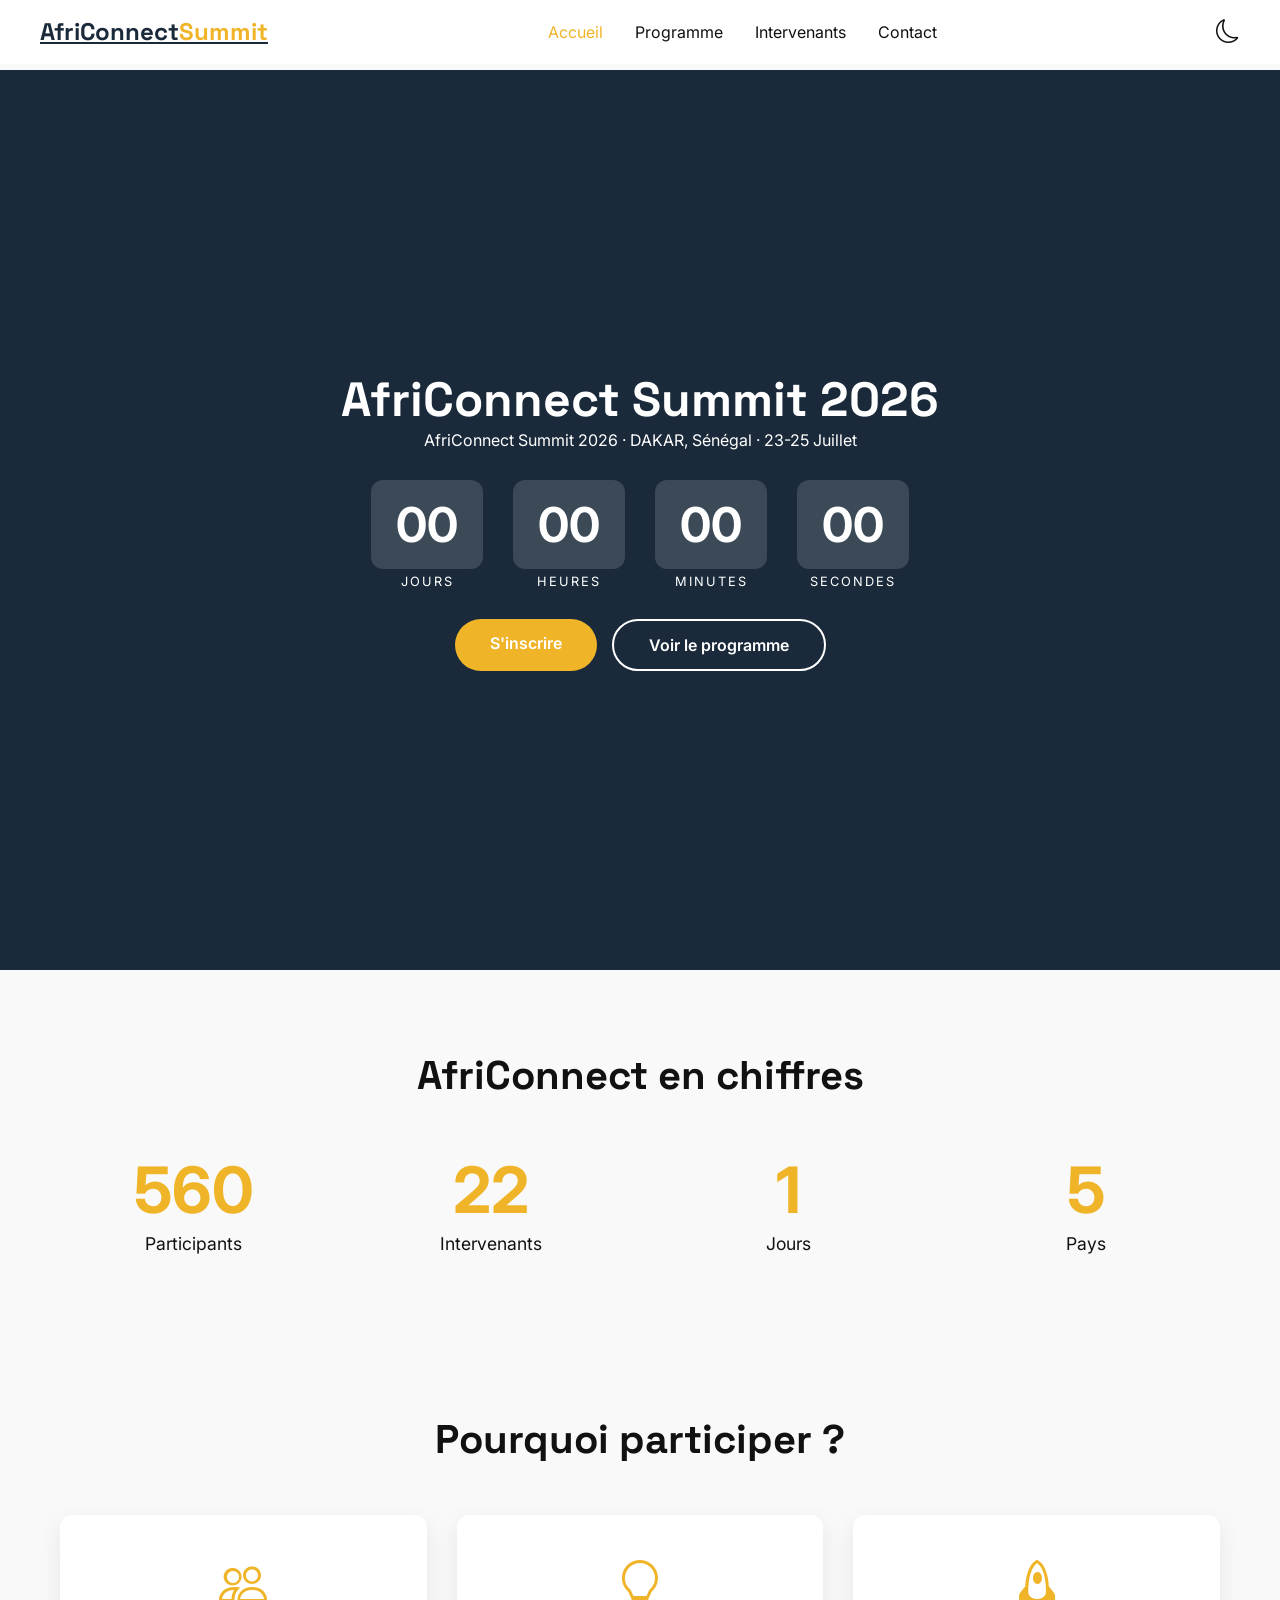
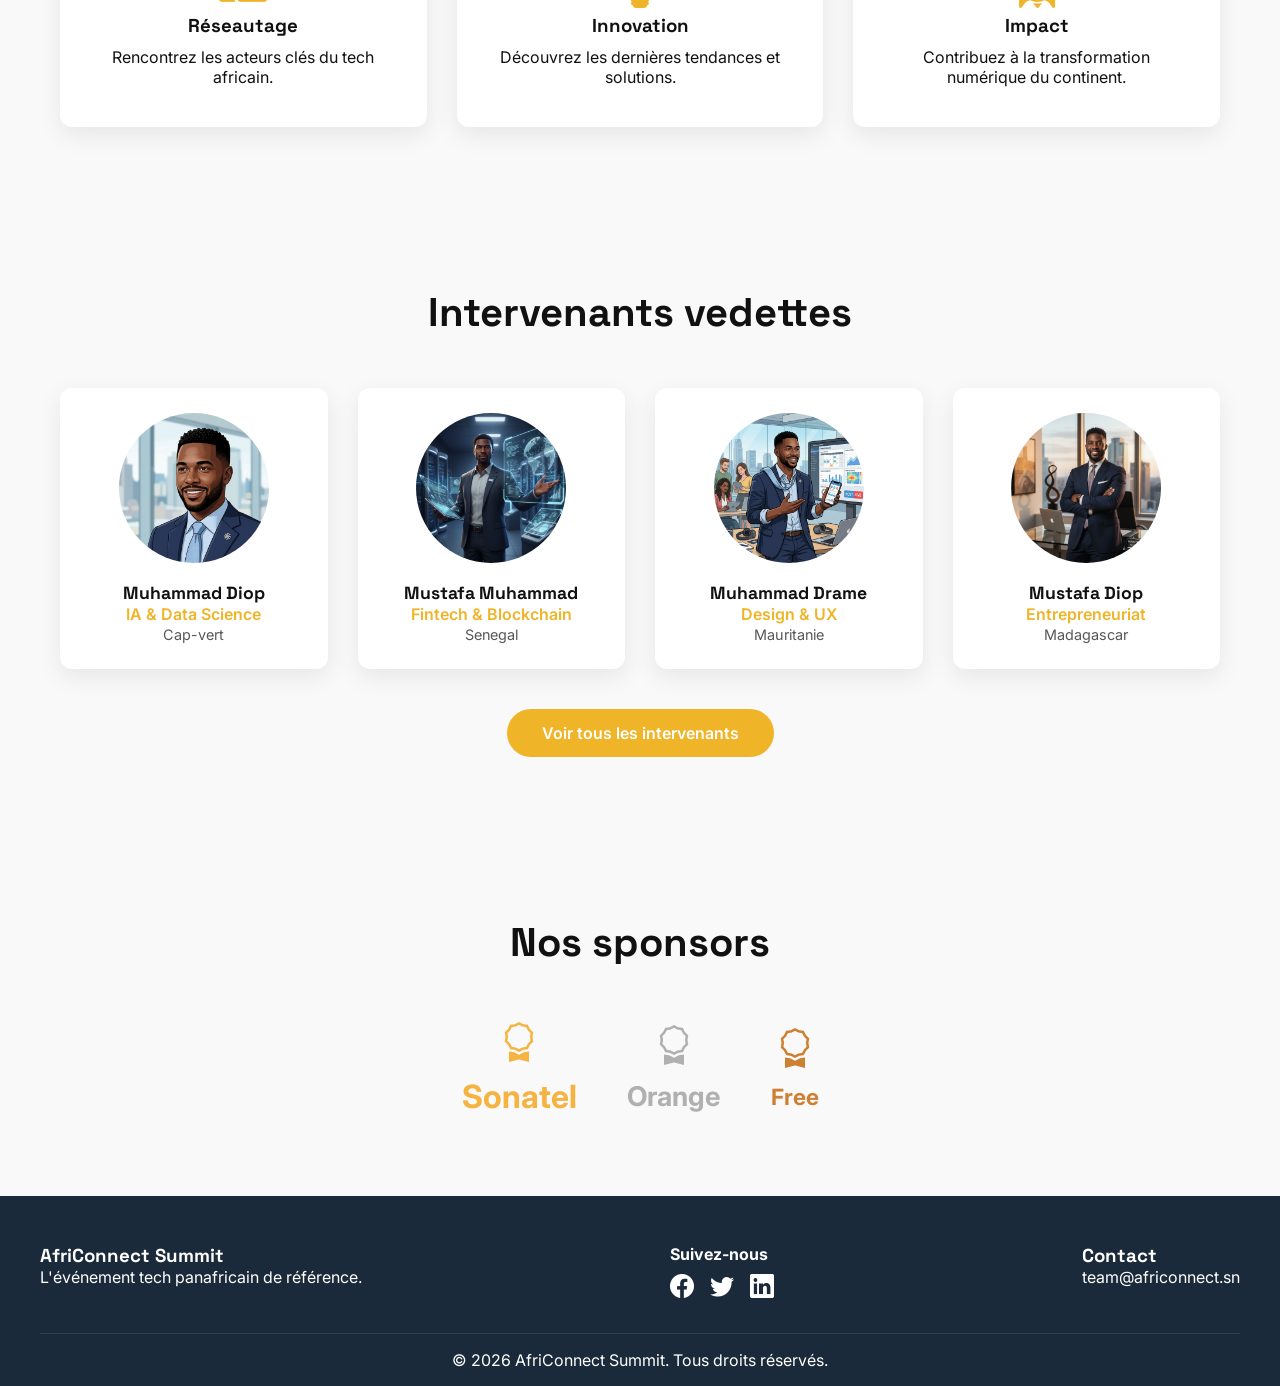
<file: index.html>
<!DOCTYPE html>
<html lang="fr" data-theme="light">
<head>
    <meta charset="UTF-8">
    <meta name="viewport" content="width=device-width, initial-scale=1.0">
    <title>AfriConnect Summit 2026</title>
    
    <!-- Google Fonts -->
    <link href="https://fonts.googleapis.com/css2?family=Space+Grotesk:wght@400;600;700&family=Inter:wght@300;400;600&display=swap" rel="stylesheet">
    
    <!-- Bootstrap Icons -->
    <link rel="stylesheet" href="https://cdn.jsdelivr.net/npm/bootstrap-icons@1.11.3/font/bootstrap-icons.min.css">
    
    <!-- CSS -->
    <link rel="stylesheet" href="css/style.css">
</head>
<body>
    <!-- NAVBAR -->
    <header>
        <nav id="navbar">
            <div class="nav-container">
                <a href="index.html" class="logo">AfriConnect<span>Summit</span></a>
                <ul class="nav-links">
                    <li><a href="index.html" class="active">Accueil</a></li>
                    <li><a href="programme.html">Programme</a></li>
                    <li><a href="intervenants.html">Intervenants</a></li>
                    <li><a href="contact.html">Contact</a></li>
                </ul>
                <div class="nav-actions">
                    <!-- BOUTON DARK MODE -->
                    <button id="theme-toggle" aria-label="Basculer le thème">
                        <i class="bi bi-moon"></i>
                    </button>
                    <button id="hamburger" aria-label="Menu" class="hamburger">
                        <i class="bi bi-list"></i>
                    </button>
                </div>
            </div>
        </nav>
    </header>
    <!--MAIN-->
    <main>
        <section class="hero-section">
            <div class="hero-content">
                <h1>AfriConnect Summit 2026</h1>
                <p>AfriConnect Summit 2026 · DAKAR, Sénégal · 23-25 Juillet</p>
        <!-- COMPTE À REBOURS -->
        <div id="countdown" class="countdown">
            <div><span id="days">00</span><small>Jours</small></div>
            <div><span id="hours">00</span><small>Heures</small></div>
            <div><span id="minutes">00</span><small>Minutes</small></div>
            <div><span id="seconds">00</span><small>Secondes</small></div>
        </div>
        <!-- BOUTONS CTA -->
        <div class="hero-buttons">
            <a href="contact.html" class="btn primary">S'inscrire</a>
            <a href="programme.html" class="btn secondary">Voir le programme</a>
        </div>
        </div>
</section>
        <!--CHIFFRES CLÉS-->
        <section class="stats-section fade-in">
            <div class="container">
                <h2>AfriConnect en chiffres</h2>
                <div class="stats-grid">
                    <div class="stat-item">
                        <span class="stat-number" data-target="1200">0</span>
                        <p>Participants</p>
                    </div>
                    <div class="stat-item">
                        <span class="stat-number" data-target="48">0</span>
                        <p>Intervenants</p>
                    </div>
                    <div class="stat-item">
                        <span class="stat-number" data-target="3">0</span>
                        <p>Jours</p>
                    </div>
                    <div class="stat-item">
                        <span class="stat-number" data-target="12">0</span>
                        <p>Pays</p>
                    </div>
                </div>
            </div>
        </section>
        <!--POURQUOI PARTICIPER-->
        <section class="why-section fade-in">
            <div class="container">
                <h2>Pourquoi participer ?</h2>
                <div class="why-grid">
                    <div class="why-card">
                        <i class="bi bi-people"></i>
                        <h3>Réseautage</h3>
                        <p>Rencontrez les acteurs clés du tech africain.</p>
                    </div>
                    <div class="why-card">
                        <i class="bi bi-lightbulb"></i>
                        <h3>Innovation</h3>
                        <p>Découvrez les dernières tendances et solutions.</p>
                    </div>
                    <div class="why-card">
                        <i class="bi bi-rocket"></i>
                        <h3>Impact</h3>
                        <p>Contribuez à la transformation numérique du continent.</p>
                    </div>
                </div>
            </div>
        </section>
        <!--INTERVENANTS VEDETTES-->
        <section class="speakers-preview fade-in">
            <div class="container">
                <h2>Intervenants vedettes</h2>
                <div class="speakers-grid">
                    <div class="speaker-card">
                        <img src="images/rcommercial.jpg" alt="Muhammad Diop">
                        <h3>Muhammad Diop</h3>
                        <p>IA & Data Science</p>
                        <span>Cap-vert</span>
                    </div>
                    <div class="speaker-card">
                        <img src="images/dtechnique.jpg" alt="Mustafa Muhammad">
                        <h3>Mustafa Muhammad</h3>
                        <p>Fintech & Blockchain</p>
                        <span>Senegal</span>
                    </div>
                    <div class="speaker-card">
                        <img src="images/cmanager1.jpg" alt="Muhammad Drame">
                        <h3>Muhammad Drame</h3>
                        <p>Design & UX</p>
                        <span>Mauritanie</span>
                    </div>
                    <div class="speaker-card">
                        <img src="images/ceo.jpg" alt="Mustafa Diop">
                        <h3>Mustafa Diop</h3>
                        <p>Entrepreneuriat</p>
                        <span>Madagascar</span>
                    </div>
                </div>
                <div class="text-center">
                    <a href="intervenants.html" class="btn primary">Voir tous les intervenants</a>
                </div>
            </div>
        </section>

        <!-- ===== SPONSORS ===== -->
        <section class="sponsors-section fade-in">
            <div class="container">
                <h2>Nos sponsors</h2>
                <div class="sponsors-flex">
                    <div class="sponsor gold"><i class="bi bi-award"></i> Sonatel</div>
                    <div class="sponsor silver"><i class="bi bi-award"></i> Orange</div>
                    <div class="sponsor bronze"><i class="bi bi-award"></i> Free</div>
                </div>
            </div>
        </section>
    </main>
    <!--FOOTER -->
    <footer>
        <div class="footer-container">
            <div class="footer-col">
                <h3>AfriConnect Summit</h3>
                <p>L'événement tech panafricain de référence.</p>
            </div>
            <div class="footer-col">
                <h4>Suivez-nous</h4>
                <div class="socials">
                    <a href="#"><i class="bi bi-facebook"></i></a>
                    <a href="#"><i class="bi bi-twitter"></i></a>
                    <a href="#"><i class="bi bi-linkedin"></i></a>
                </div>
            </div>
            <div class="footer-col">
                <h3>Contact</h3>
                <p>team@africonnect.sn</p>
            </div>
        </div>
        <div class="footer-bottom">
            <p>&copy; <span id="year"></span> AfriConnect Summit. Tous droits réservés.</p>
            <button id="back-to-top" aria-label="Retour en haut"><i class="bi bi-arrow-up"></i></button>
        </div>
    </footer>
    <script src="js/main.js"></script>
</body>
</html>
</file>
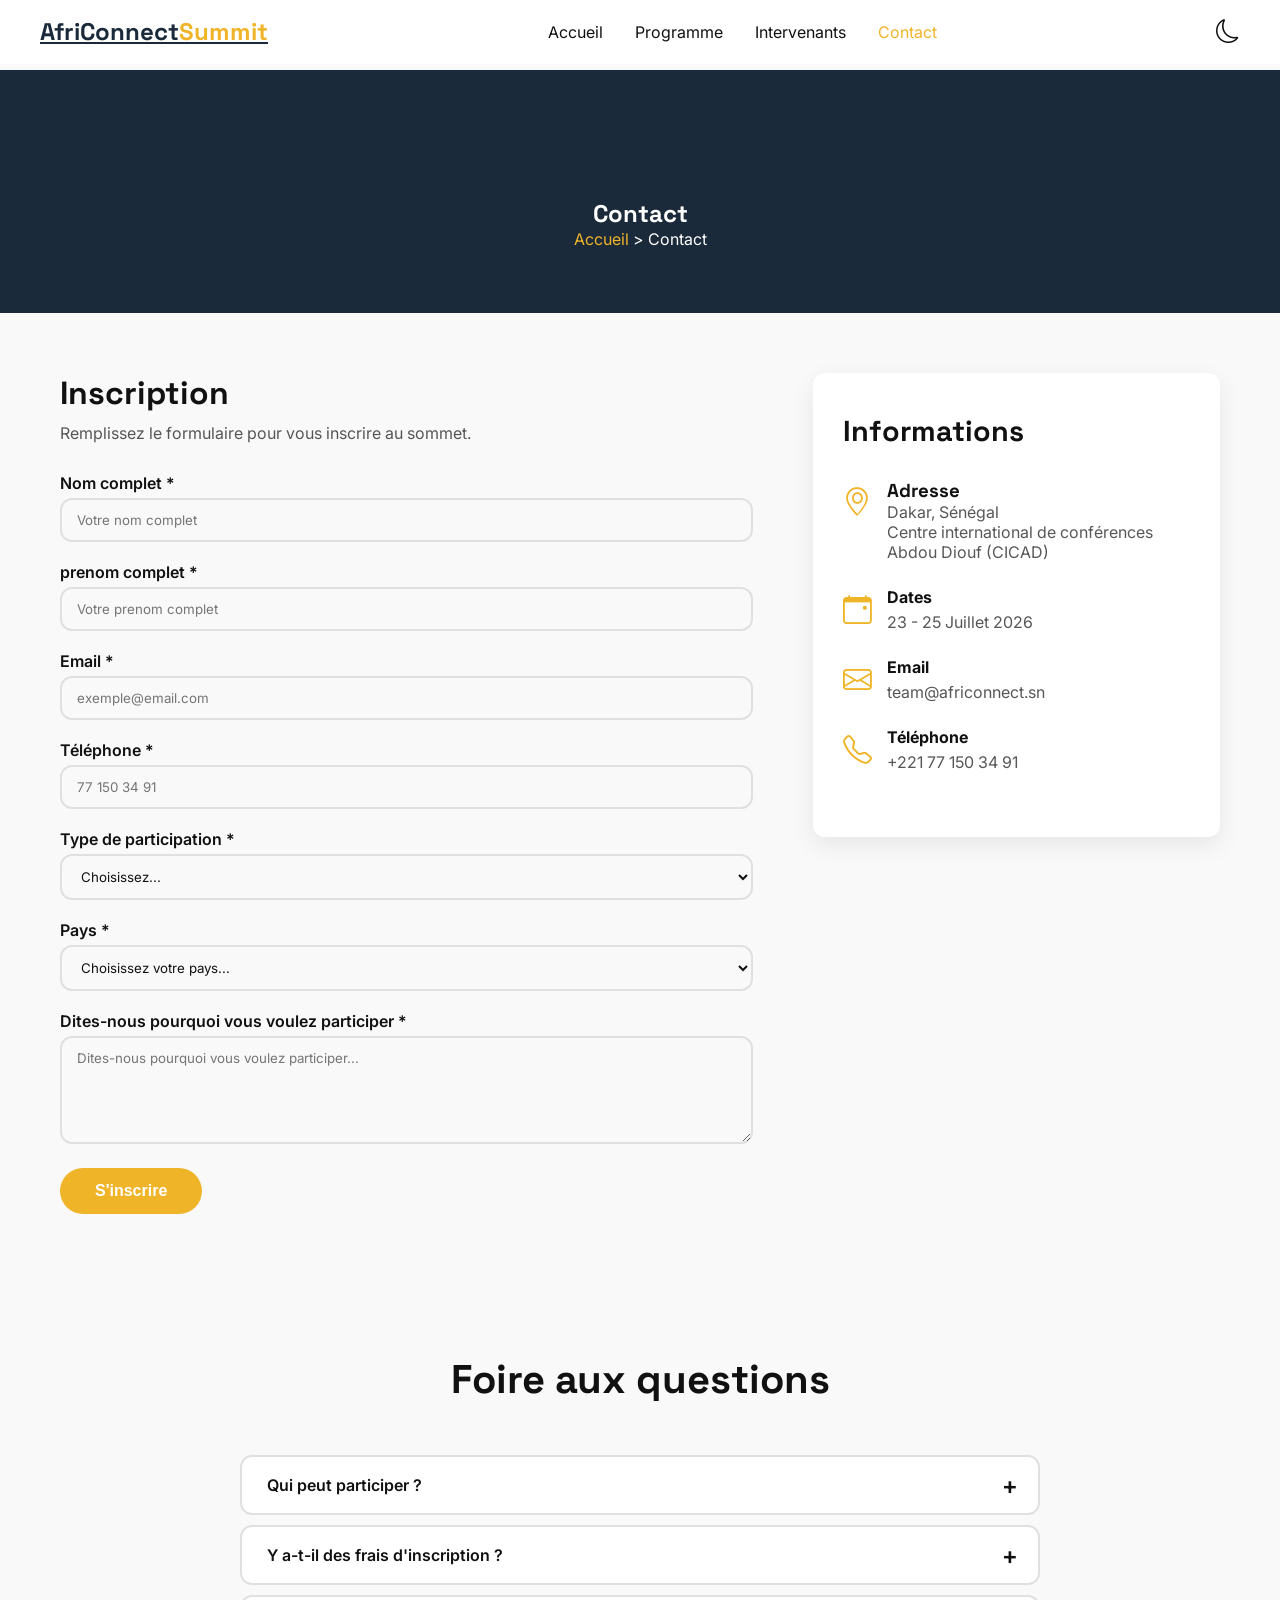
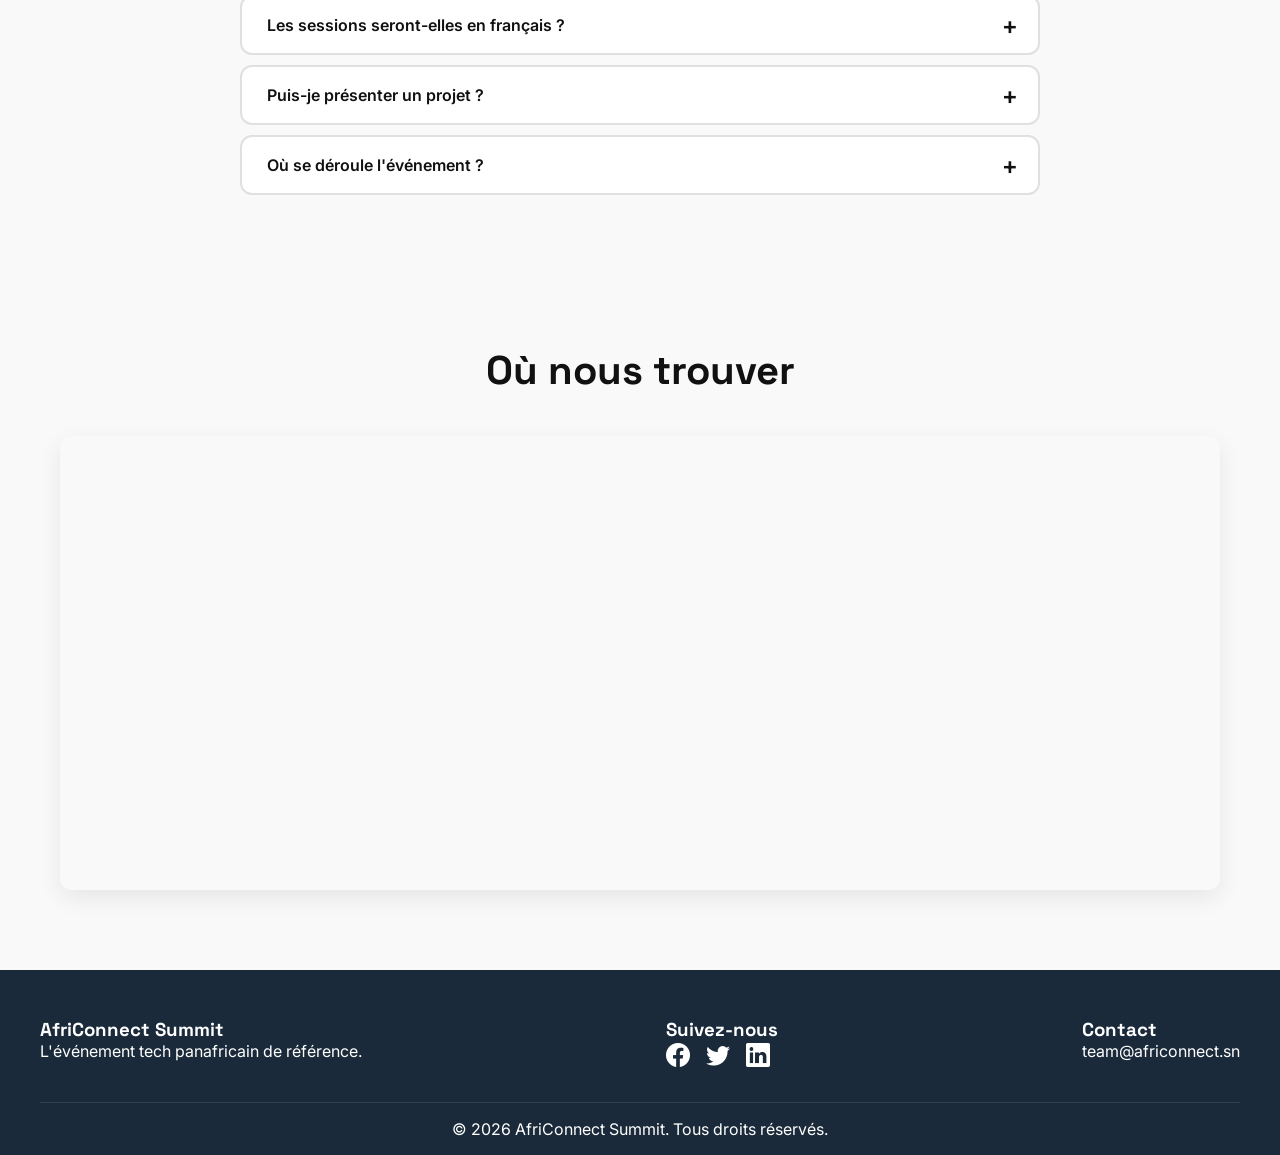
<file: contact.html>
<!DOCTYPE html>
<html lang="fr" data-theme="light">
<head>
    <meta charset="UTF-8">
    <meta name="viewport" content="width=device-width, initial-scale=1.0">
    <title>Contact - AfriConnect Summit 2026</title>
    <link href="https://fonts.googleapis.com/css2?family=Space+Grotesk:wght@400;600;700&family=Inter:wght@300;400;600&display=swap" rel="stylesheet">
    <link rel="stylesheet" href="https://cdn.jsdelivr.net/npm/bootstrap-icons@1.11.3/font/bootstrap-icons.min.css">
    <link rel="stylesheet" href="css/style.css">
</head>
<body>
    <header>
        <nav id="navbar">
            <div class="nav-container">
                <a href="index.html" class="logo">AfriConnect<span>Summit</span></a>
                <ul class="nav-links">
                    <li><a href="index.html">Accueil</a></li>
                    <li><a href="programme.html">Programme</a></li>
                    <li><a href="intervenants.html">Intervenants</a></li>
                    <li><a href="contact.html" class="active">Contact</a></li>
                </ul>
                <div class="nav-actions">
                    <button id="theme-toggle" aria-label="Basculer le thème">
                        <i class="bi bi-moon"></i>
                    </button>
                    <button id="hamburger" aria-label="Menu" class="hamburger">
                        <i class="bi bi-list"></i>
                    </button>
                </div>
            </div>
        </nav>
    </header>
    <main>
        <section class="inner-hero">
            <div class="inner-hero-content">
                <h1>Contact</h1>
                <p><a href="index.html">Accueil</a> &gt; Contact</p>
            </div>
        </section>
                <!--formulaire contact-->
        <section class="sectioncontact">
            <div class="conteneur">
                <div class="contactflex">
                    <!-- formulaire -->
                    <div class="contactformulaire">
                        <h2>Inscription</h2>
                        <p>Remplissez le formulaire pour vous inscrire au sommet.</p>
                        
                        <form id="formulaireInscription">
                            <div class="groupechamp">
                                <label for="nom">Nom complet *</label>
                                <input type="text" id="nom" placeholder="Votre nom complet" required>
                                <span class="erreur" id="erreur-nom"></span>
                            </div>
                            <div class="groupechamp">
                                <label for="nom">prenom complet *</label>
                                <input type="text" id="prenom" placeholder="Votre prenom complet" required>
                                <span class="erreur" id="erreur-prenom"></span>
                            </div>
                            
                            <div class="groupechamp">
                                <label for="email">Email *</label>
                                <input type="email" id="email" placeholder="exemple@email.com" required>
                                <span class="erreur" id="erreur-email"></span>
                            </div>
                            
                            <div class="groupechamp">
                                <label for="telephone">Téléphone *</label>
                                <input type="tel" id="telephone" placeholder="77 150 34 91" required>
                                <span class="erreur" id="erreur-telephone"></span>
                            </div>
                            
                            <div class="groupechamp">
                                <label for="type">Type de participation *</label>
                                <select id="type" required>
                                    <option value="">Choisissez...</option>
                                    <option value="visiteur">Visiteur</option>
                                    <option value="exposant">Exposant</option>
                                    <option value="intervenant">Intervenant</option>
                                    <option value="presse">Presse</option>
                                </select>
                                <span class="erreur" id="erreur-type"></span>
                            </div>
                            
                            <div class="groupechamp">
                                <label for="pays">Pays *</label>
                                <select id="pays" required>
                                    <option value="">Choisissez votre pays...</option>
                                    <option value="senegal">Sénégal</option>
                                    <option value="cote-ivoire">Côte d'Ivoire</option>
                                    <option value="nigeria">Nigeria</option>
                                    <option value="ghana">Ghana</option>
                                    <option value="cap-vert">Cap-vert</option>
                                    <option value="comores">Comores</option>
                                    <option value="algerie">Algérie</option>
                                    <option value="egypte">Égypte</option>
                                    <option value="kenya">Kenya</option>
                                    <option value="gambie">Gambie</option>
                                    <option value="benin">Bénin</option>
                                    <option value="cameroun">Cameroun</option>
                                    <option value="mali">Mali</option>
                                </select>
                                <span class="erreur" id="erreur-pays"></span>
                            </div>
                            
                            <div class="groupechamp">
                                <label for="message">Dites-nous pourquoi vous voulez participer *</label>
                                <textarea id="message" rows="5" placeholder="Dites-nous pourquoi vous voulez participer..." required></textarea>
                                <span class="erreur" id="erreur-message"></span>
                            </div>
                            
                            <button type="submit" class="btn primary">S'inscrire</button>
                            
                            <div id="succesmessage" style="display:none;">
                                <i class="bi bi-check-circle"></i>
                                <p>✅ Inscription réussie ! Nous vous contacterons bientôt.</p>
                            </div>
                        </form>
                    </div>
                    
                    <!--Informations-->
                    <div class="contactinfos">
                        <h2>Informations</h2>
                        
                        <div class="info-item">
                            <i class="bi bi-geo-alt"></i>
                            <div>
                                <h3>Adresse</h3>
                                <p>Dakar, Sénégal<br>Centre international de conférences Abdou Diouf (CICAD)</p>
                            </div>
                        </div>
                        
                        <div class="info-item">
                            <i class="bi bi-calendar-event"></i>
                            <div>
                                <h4>Dates</h4>
                                <p>23 - 25 Juillet 2026</p>
                            </div>
                        </div>
                        
                        <div class="infoitem">
                            <i class="bi bi-envelope"></i>
                            <div>
                                <h4>Email</h4>
                                <p>team@africonnect.sn</p>
                            </div>
                        </div>
                        
                        <div class="infoitem">
                            <i class="bi bi-telephone"></i>
                            <div>
                                <h4>Téléphone</h4>
                                <p>+221 77 150 34 91</p>
                            </div>
                        </div>
                    </div>
                </div>
            </div>
        </section>

        <!--foire aux questions-->
        <section class="sectionfaq">
            <div class="conteneur">
                <h2>Foire aux questions</h2>
                
                <div class="accordion">
                    <input type="checkbox" id="question1">
                    <label for="question1">Qui peut participer ?</label>
                    <div class="reponse">
                        <p>Le sommet est ouvert à tous : développeurs, entrepreneurs, investisseurs, étudiants et passionnés de technologie.</p>
                    </div>
                    
                    <input type="checkbox" id="question2">
                    <label for="question2">Y a-t-il des frais d'inscription ?</label>
                    <div class="reponse">
                        <p>Oui, les tarifs varient selon le type de participation. Contactez-nous pour plus d'informations.</p>
                    </div>
                    
                    <input type="checkbox" id="question3">
                    <label for="question3">Les sessions seront-elles en français ?</label>
                    <div class="reponse">
                        <p>Oui, toutes les sessions seront en français avec traduction simultanée en anglais sur demande.</p>
                    </div>
                    
                    <input type="checkbox" id="question4">
                    <label for="question4">Puis-je présenter un projet ?</label>
                    <div class="reponse">
                        <p>Oui, un appel à projets est ouvert. Soumettez votre dossier avant le 1er Juillet 2026.</p>
                    </div>
                    
                    <input type="checkbox" id="question5">
                    <label for="question5">Où se déroule l'événement ?</label>
                    <div class="reponse">
                        <p>L'événement se tient au Centre international de conférences Abdou Diouf (CICAD) de Diamniadio, Dakar, Sénégal.</p>
                    </div>
                </div>
            </div>
        </section>

        <!--google maps-->
        <section class="section-carte">
            <div class="conteneur">
                <h2>Où nous trouver</h2>
                <div class="carte-container">
                    <iframe 
    src="https://www.google.com/maps/embed?pb=!1m18!1m12!1m3!1d3858.7263487240936!2d-17.1972678!3d14.7413174!2m3!1f0!2f0!3f0!3m2!1i1024!2i768!4f13.1!3m3!1m2!1s0x0%3A0x1f5da325bb819eea!2sCentre%20International%20de%20Conf%C3%A9rence%20Abdou%20Diouf!5e0!3m2!1sfr!2sfr!4v1700000000000" 
    allowfullscreen="" 
    loading="lazy" 
    referrerpolicy="no-referrer-when-downgrade">
</iframe>
                </div>
            </div>
        </section>
    </main>
    <footer>
        <div class="footer-container">
            <div class="footer-col">
                <h3>AfriConnect Summit</h3>
                <p>L'événement tech panafricain de référence.</p>
            </div>
            <div class="footer-col">
                <h3>Suivez-nous</h3>
                <div class="socials">
                    <a href="#"><i class="bi bi-facebook"></i></a>
                    <a href="#"><i class="bi bi-twitter"></i></a>
                    <a href="#"><i class="bi bi-linkedin"></i></a>
                </div>
            </div>
            <div class="footer-col">
                <h3>Contact</h3>
                <p>team@africonnect.sn</p>
            </div>
        </div>
        <div class="footer-bottom">
            <p>&copy; <span id="year"></span> AfriConnect Summit. Tous droits réservés.</p>
            <button id="back-to-top" aria-label="Retour en haut"><i class="bi bi-arrow-up"></i></button>
        </div>
    </footer>
    <script src="js/main.js"></script>
</body>
</html>
</file>
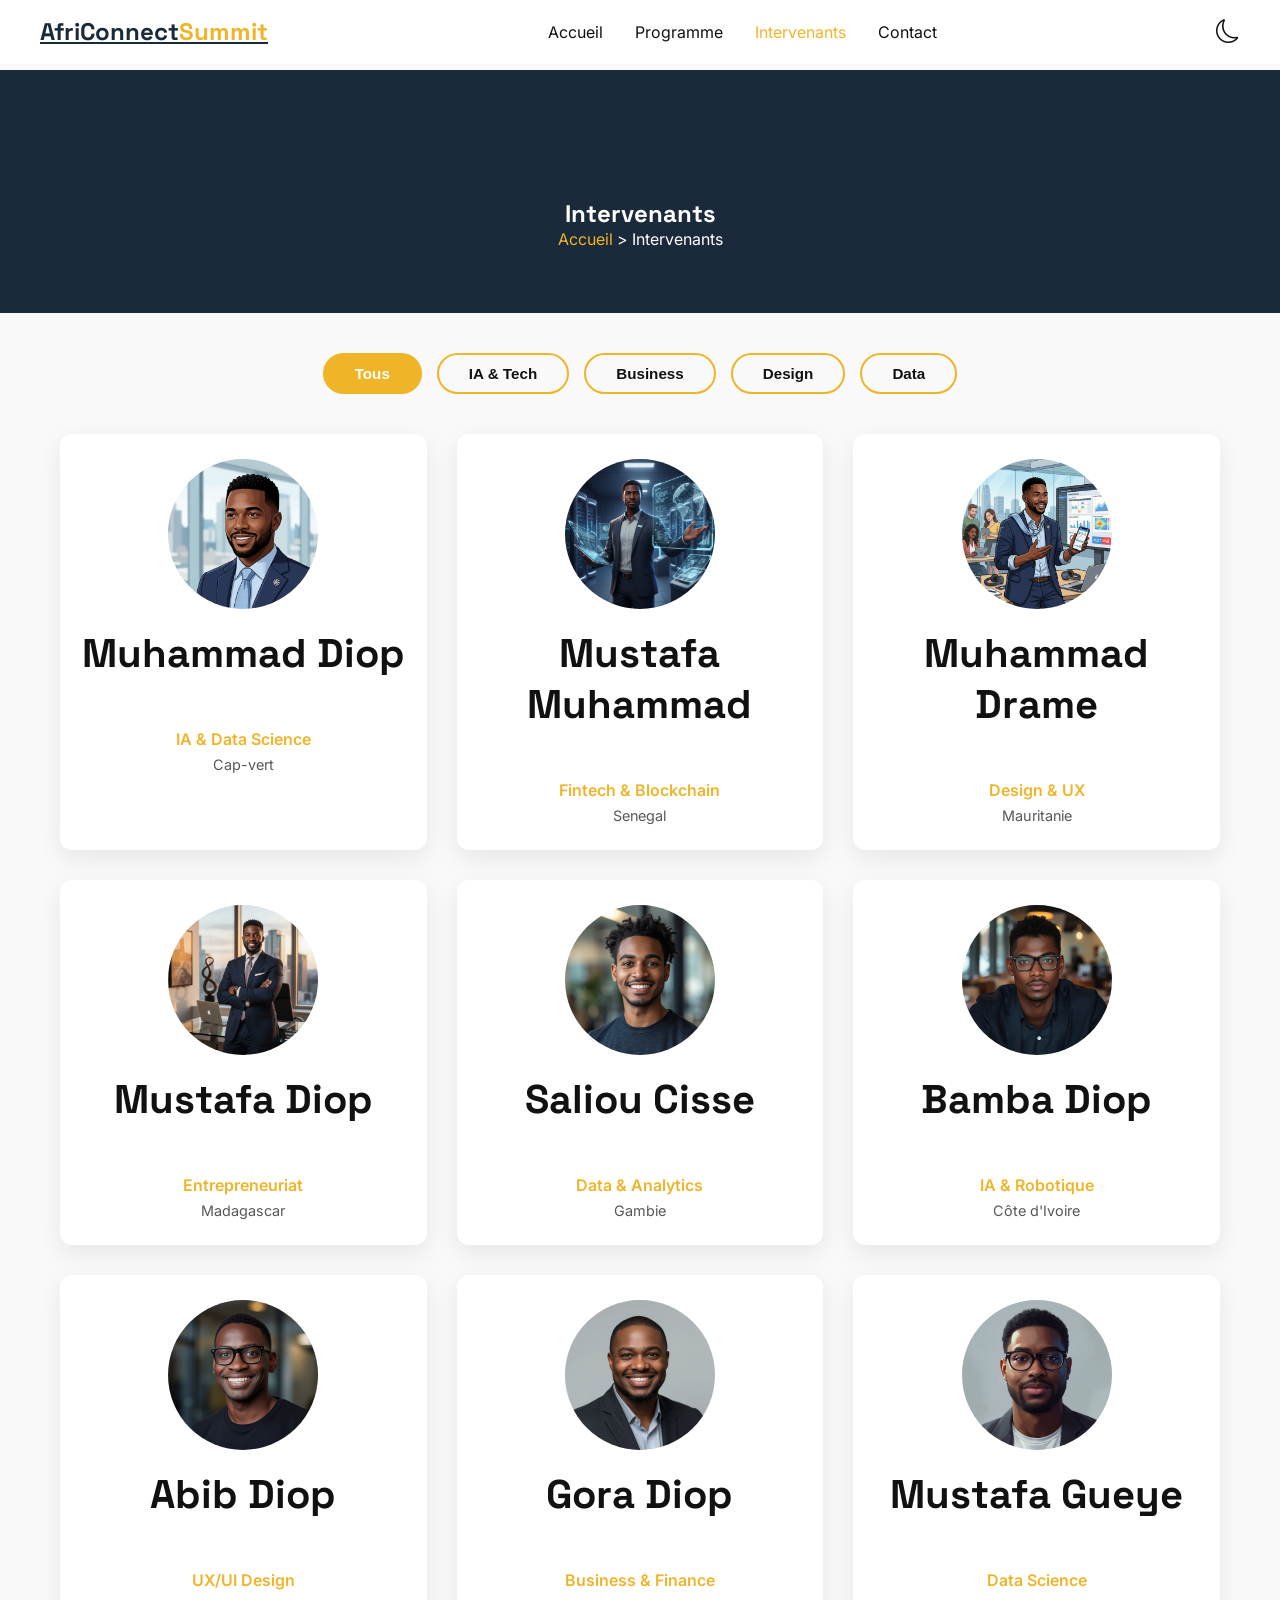
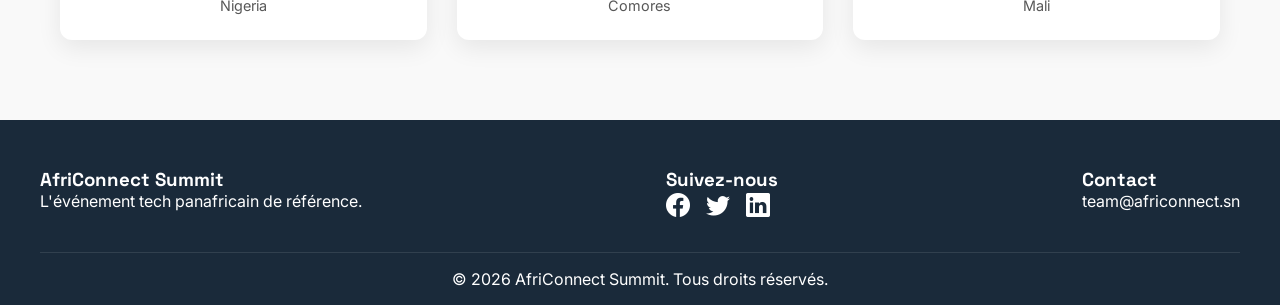
<file: intervenants.html>
<!DOCTYPE html>
<html lang="fr" data-theme="light">
<head>
    <meta charset="UTF-8">
    <meta name="viewport" content="width=device-width, initial-scale=1.0">
    <title>Intervenants - AfriConnect Summit 2026</title>
    <link href="https://fonts.googleapis.com/css2?family=Space+Grotesk:wght@400;600;700&family=Inter:wght@300;400;600&display=swap" rel="stylesheet">
    <link rel="stylesheet" href="https://cdn.jsdelivr.net/npm/bootstrap-icons@1.11.3/font/bootstrap-icons.min.css">
    <link rel="stylesheet" href="css/style.css">
</head>
<body>
    <header>
        <nav id="navbar">
            <div class="nav-container">
                <a href="index.html" class="logo">AfriConnect<span>Summit</span></a>
                <ul class="nav-links">
                    <li><a href="index.html">Accueil</a></li>
                    <li><a href="programme.html">Programme</a></li>
                    <li><a href="intervenants.html" class="active">Intervenants</a></li>
                    <li><a href="contact.html">Contact</a></li>
                </ul>
                <div class="nav-actions">
                    <button id="theme-toggle" aria-label="Basculer le thème">
                        <i class="bi bi-moon"></i>
                    </button>
                    <button id="hamburger" aria-label="Menu" class="hamburger">
                        <i class="bi bi-list"></i>
                    </button>
                </div>
            </div>
        </nav>
    </header>
    <main>
        <section class="inner-hero">
            <div class="inner-hero-content">
                <h1>Intervenants</h1>
                <p><a href="index.html">Accueil</a> &gt; Intervenants</p>
            </div>
        </section>
                <!--filtres-->
        <div class="sectionfiltres">
            <div class="conteneur">
                <div class="filtres">
                    <button class="btn-filtre actif" data-filtre="tous">Tous</button>
                    <button class="btn-filtre" data-filtre="ia">IA & Tech</button>
                    <button class="btn-filtre" data-filtre="business">Business</button>
                    <button class="btn-filtre" data-filtre="design">Design</button>
                    <button class="btn-filtre" data-filtre="data">Data</button>
                </div>
            </div>
        </div>

        <!--intervenant-->
        <section class="sectionintervenants">
            <div class="conteneur">
                <div class="grilleintervenants">
                    <!-- 1 -->
                    <div class="carteintervenant" data-categorie="ia">
                        <img src="images/rcommercial.jpg" alt="Muhammad Diop">
                        <h2>Muhammad Diop</h2>
                        <p>IA & Data Science</p>
                        <span>Cap-vert</span>
                    </div>
                    <!-- 2 -->
                    <div class="carteintervenant" data-categorie="business">
                        <img src="images/dtechnique.jpg" alt="Mustafa Muhammad">
                        <h2>Mustafa Muhammad</h2>
                        <p>Fintech & Blockchain</p>
                        <span>Senegal</span>
                    </div>
                    <!-- 3 -->
                    <div class="carteintervenant" data-categorie="design">
                        <img src="images/cmanager1.jpg" alt="Muhammad Drame">
                        <h2>Muhammad Drame</h2>
                        <p>Design & UX</p>
                        <span>Mauritanie</span>
                    </div>
                    <!-- 4 -->
                    <div class="carteintervenant" data-categorie="business">
                        <img src="images/ceo.jpg" alt="Mustafa Diop">
                        <h2>Mustafa Diop</h2>
                        <p>Entrepreneuriat</p>
                        <span>Madagascar</span>
                    </div>
                    <!-- 5 -->
                    <div class="carteintervenant" data-categorie="data">
                        <img src="images/profil1.jpg" alt="Saliou cisse">
                        <h2>Saliou Cisse</h2>
                        <p>Data & Analytics</p>
                        <span>Gambie</span>
                    </div>
                    <!-- 6 -->
                    <div class="carteintervenant" data-categorie="ia">
                        <img src="images/profil2.jpg" alt="Bamba Diop">
                        <h2>Bamba Diop</h2>
                        <p>IA & Robotique</p>
                        <span>Côte d'Ivoire</span>
                    </div>
                    <!-- 7 -->
                    <div class="carteintervenant" data-categorie="design">
                        <img src="images/profil3.jpg" alt="Abib Diop">
                        <h2>Abib Diop</h2>
                        <p>UX/UI Design</p>
                        <span>Nigeria</span>
                    </div>
                    <!-- 8 -->
                    <div class="carteintervenant" data-categorie="business">
                        <img src="images/profil5.jpg" alt="Gora Diop">
                        <h2>Gora Diop</h2>
                        <p>Business & Finance</p>
                        <span>Comores</span>
                    </div>
                    <!-- 9 -->
                    <div class="carteintervenant" data-categorie="data">
                        <img src="images/profil6.jpg" alt="Mustafa Gueye">
                        <h2>Mustafa Gueye</h2>
                        <p>Data Science</p>
                        <span>Mali</span>
                    </div>
                </div>
            </div>
        </section>
    </main>
    <footer>
        <div class="footer-container">
            <div class="footer-col">
                <h3>AfriConnect Summit</h3>
                <p>L'événement tech panafricain de référence.</p>
            </div>
            <div class="footer-col">
                <h3>Suivez-nous</h3>
                <div class="socials">
                    <a href="#"><i class="bi bi-facebook"></i></a>
                    <a href="#"><i class="bi bi-twitter"></i></a>
                    <a href="#"><i class="bi bi-linkedin"></i></a>
                </div>
            </div>
            <div class="footer-col">
                <h3>Contact</h3>
                <p>team@africonnect.sn</p>
            </div>
        </div>
        <div class="footer-bottom">
            <p>&copy; <span id="year"></span> AfriConnect Summit. Tous droits réservés.</p>
            <button id="back-to-top" aria-label="Retour en haut"><i class="bi bi-arrow-up"></i></button>
        </div>
    </footer>
    <script src="js/main.js"></script>
</body>
</html>
</file>
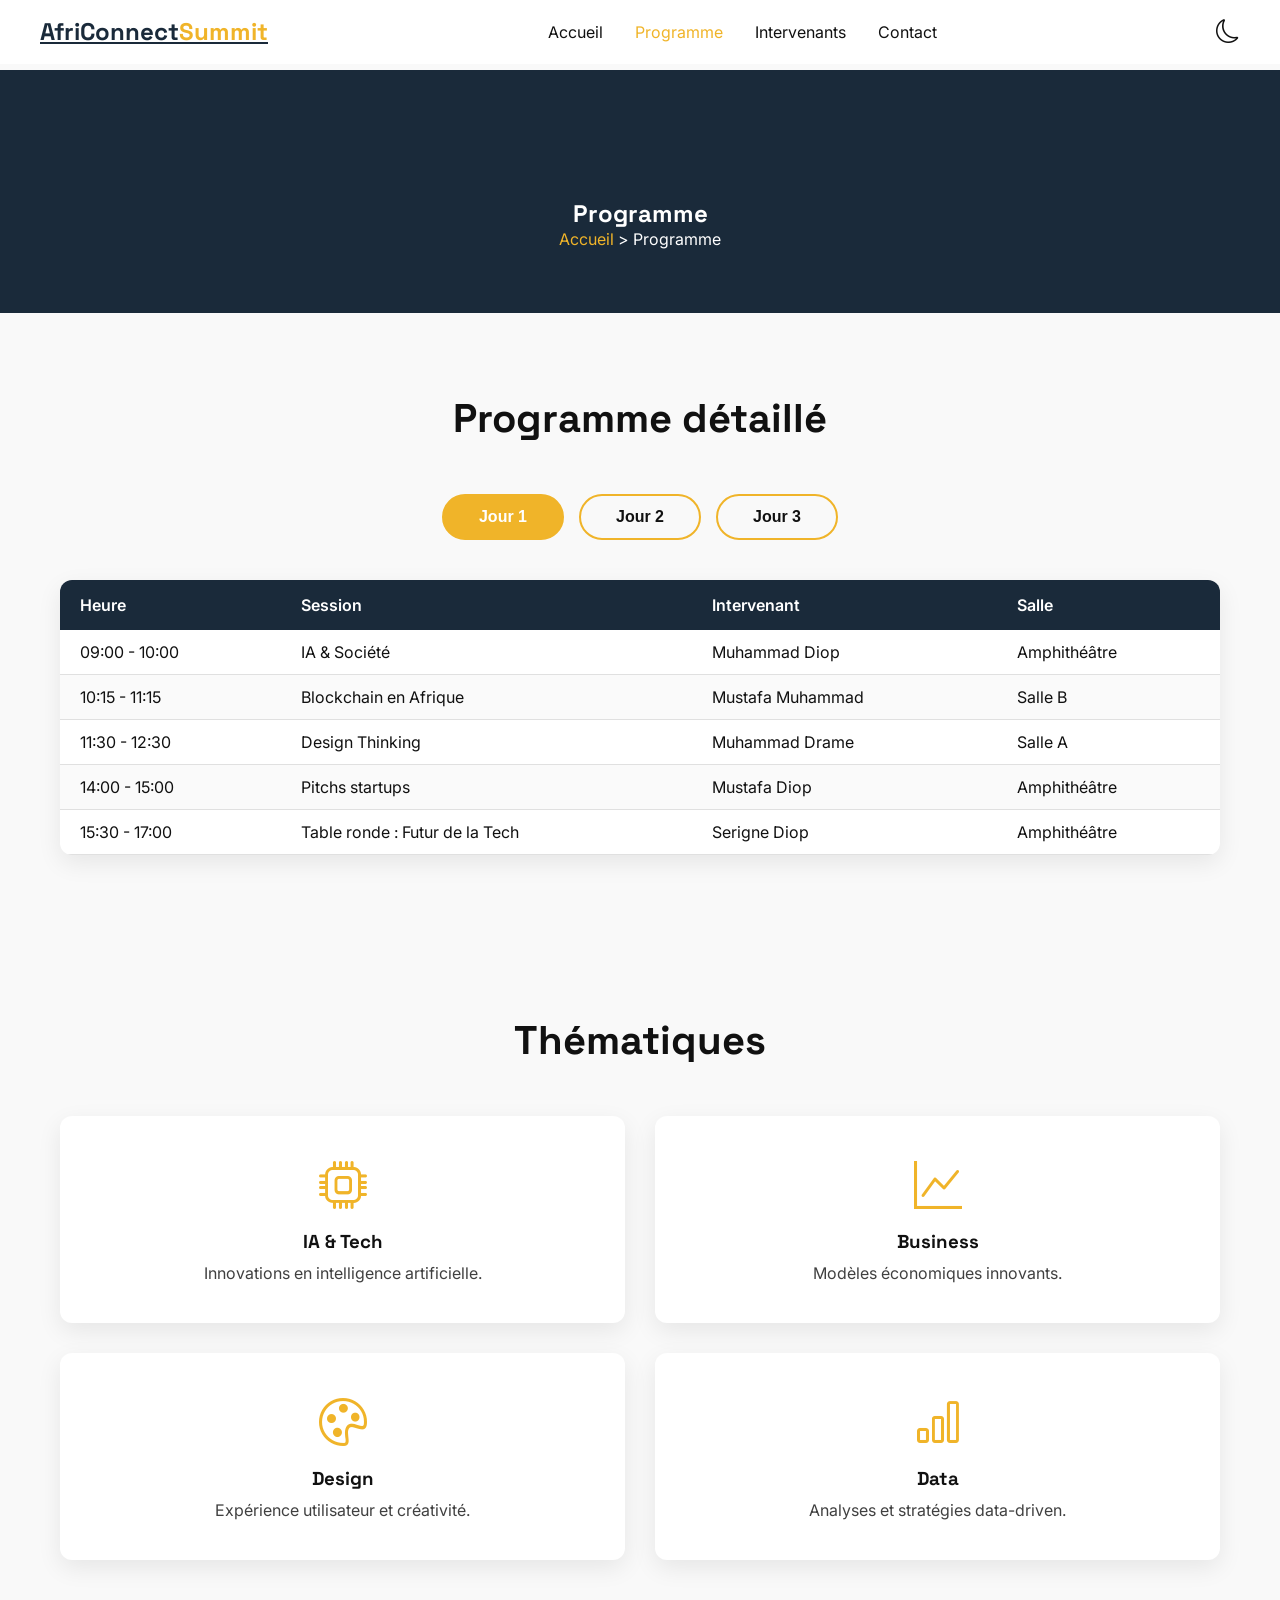
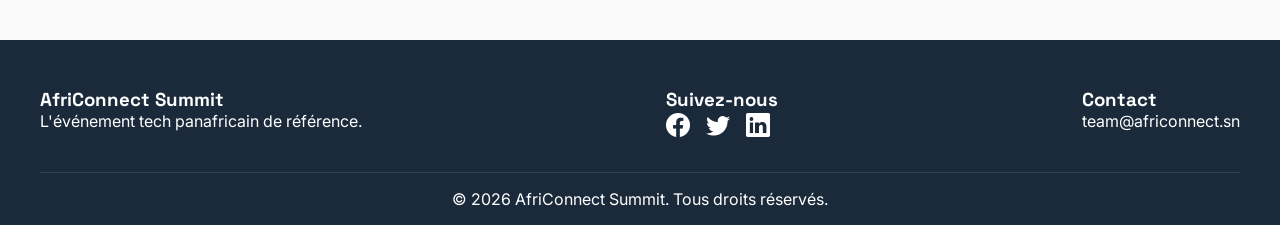
<file: programme.html>
<!DOCTYPE html>
<html lang="fr" data-theme="light">
<head>
    <meta charset="UTF-8">
    <meta name="viewport" content="width=device-width, initial-scale=1.0">
    <title>Programme - AfriConnect Summit 2026</title>
    <link href="https://fonts.googleapis.com/css2?family=Space+Grotesk:wght@400;600;700&family=Inter:wght@300;400;600&display=swap" rel="stylesheet">
    <link rel="stylesheet" href="https://cdn.jsdelivr.net/npm/bootstrap-icons@1.11.3/font/bootstrap-icons.min.css">
    <link rel="stylesheet" href="css/style.css">
</head>
<body>
    <header>
        <nav id="navbar">
            <div class="nav-container">
                <a href="index.html" class="logo">AfriConnect<span>Summit</span></a>
                <ul class="nav-links">
                    <li><a href="index.html">Accueil</a></li>
                    <li><a href="programme.html" class="active">Programme</a></li>
                    <li><a href="intervenants.html">Intervenants</a></li>
                    <li><a href="contact.html">Contact</a></li>
                </ul>
                <div class="nav-actions">
                    <button id="theme-toggle" aria-label="Basculer le thème">
                        <i class="bi bi-moon"></i>
                    </button>
                    <button id="hamburger" aria-label="Menu" class="hamburger">
                        <i class="bi bi-list"></i>
                    </button>
                </div>
            </div>
        </nav>
    </header>
    <main>
        <section class="inner-hero">
            <div class="inner-hero-content">
                <h1>Programme</h1>
                <p><a href="index.html">Accueil</a> &gt; Programme</p>
            </div>
        </section>
                <!--programme et onglet-->
        <section class="SectionProgramme">
            <div class="container">
                <h2>Programme détaillé</h2>
                <!-- onglets -->
                <div class="tabs">
                    <button class="tab-btn active" data-jour="1">Jour 1</button>
                    <button class="tab-btn" data-jour="2">Jour 2</button>
                    <button class="tab-btn" data-jour="3">Jour 3</button>
                </div>
                <!-- jour 1 -->
                <div class="tab-content" id="jour1">
                    <table>
                        <thead>
                            <tr><th>Heure</th><th>Session</th><th>Intervenant</th><th>Salle</th></tr>
                        </thead>
                        <tbody>
                            <tr><td>09:00 - 10:00</td><td>IA & Société</td><td>Muhammad Diop</td><td>Amphithéâtre</td></tr>
                            <tr><td>10:15 - 11:15</td><td>Blockchain en Afrique</td><td>Mustafa Muhammad</td><td>Salle B</td></tr>
                            <tr><td>11:30 - 12:30</td><td>Design Thinking</td><td>Muhammad Drame</td><td>Salle A</td></tr>
                            <tr><td>14:00 - 15:00</td><td>Pitchs startups</td><td>Mustafa Diop</td><td>Amphithéâtre</td></tr>
                            <tr><td>15:30 - 17:00</td><td>Table ronde : Futur de la Tech</td><td>Serigne Diop</td><td>Amphithéâtre</td></tr>
                        </tbody>
                    </table>
                </div>
                <!-- jour 2 -->
                <div class="tab-content" id="jour2" style="display:none;">
                    <table>
                        <thead>
                            <tr><th>Heure</th><th>Session</th><th>Intervenant</th><th>Salle</th></tr>
                        </thead>
                        <tbody>
                            <tr><td>09:00 - 10:00</td><td>Data & Analytics</td><td>Saliou cisse</td><td>Amphithéâtre</td></tr>
                            <tr><td>10:15 - 11:15</td><td>Fintech inclusive</td><td>Gora Diop</td><td>Salle B</td></tr>
                            <tr><td>11:30 - 12:30</td><td>UX/UI pour l'Afrique</td><td>Abib Diop</td><td>Salle A</td></tr>
                            <tr><td>14:00 - 15:00</td><td>Énergie & Tech verte</td><td>Demba Diop</td><td>Amphithéâtre</td></tr>
                            <tr><td>15:30 - 17:00</td><td>Atelier : IA éthique</td><td>Muhammad Diop</td><td>Salle B</td></tr>
                        </tbody>
                    </table>
                </div>
                <!-- jour 3 -->
                <div class="tab-content" id="jour3" style="display:none;">
                    <table>
                        <thead>
                            <tr><th>Heure</th><th>Session</th><th>Intervenant</th><th>Salle</th></tr>
                        </thead>
                        <tbody>
                            <tr><td>09:00 - 10:00</td><td>Entrepreneuriat africain</td><td>Pierre Diouf</td><td>Amphithéâtre</td></tr>
                            <tr><td>10:15 - 11:15</td><td>Cyber sécurité</td><td>Mustafa Gueye</td><td>Salle A</td></tr>
                            <tr><td>11:30 - 12:30</td><td>EdTech & Formation</td><td>Bamba Diop</td><td>Salle B</td></tr>
                            <tr><td>14:00 - 15:00</td><td>Investir en Afrique</td><td>Fallou Fall</td><td>Amphithéâtre</td></tr>
                            <tr><td>15:30 - 17:00</td><td>Clôture & Remerciements</td><td>Les organisateurs</td><td>Amphithéâtre</td></tr>
                        </tbody>
                    </table>
                </div>
            </div>
        </section>

        <!--theme-->
        <section class="sectionthemes">
            <div class="container">
                <h2>Thématiques</h2>
                <div class="gridthemes">
                    <div class="cartetheme">
                        <i class="bi bi-cpu"></i>
                        <h3>IA & Tech</h3>
                        <p>Innovations en intelligence artificielle.</p>
                    </div>
                    <div class="cartetheme">
                        <i class="bi bi-graph-up"></i>
                        <h3>Business</h3>
                        <p>Modèles économiques innovants.</p>
                    </div>
                    <div class="cartetheme">
                        <i class="bi bi-palette"></i>
                        <h3>Design</h3>
                        <p>Expérience utilisateur et créativité.</p>
                    </div>
                    <div class="cartetheme">
                        <i class="bi bi-bar-chart"></i>
                        <h3>Data</h3>
                        <p>Analyses et stratégies data-driven.</p>
                    </div>
                </div>
            </div>
        </section>
    </main>
    <footer>
        <div class="footer-container">
            <div class="footer-col">
                <h3>AfriConnect Summit</h3>
                <p>L'événement tech panafricain de référence.</p>
            </div>
            <div class="footer-col">
                <h3>Suivez-nous</h3>
                <div class="socials">
                    <a href="#"><i class="bi bi-facebook"></i></a>
                    <a href="#"><i class="bi bi-twitter"></i></a>
                    <a href="#"><i class="bi bi-linkedin"></i></a>
                </div>
            </div>
            <div class="footer-col">
                <h3>Contact</h3>
                <p>team@africonnect.sn</p>
            </div>
        </div>
        <div class="footer-bottom">
            <p>&copy; <span id="year"></span> AfriConnect Summit. Tous droits réservés.</p>
            <button id="back-to-top" aria-label="Retour en haut"><i class="bi bi-arrow-up"></i></button>
        </div>
    </footer>
    <script src="js/main.js"></script>
</body>
</html>
</file>
<file: css/style.css>
/*VARIABLES CSS - Dark Mode inclus*/
:root{
    /*Couleurs*/
    --primary: #1a2a3a;
    --secondary: #f0b429;
    --text: #111;
    --bg: #f9f9f9;
    --card-bg: #ffffff;
    --border: #e0e0e0;
    --shadow: 0 8px 24px rgba(0, 0, 0, 0.08);
    /* Typographie */
    --font-title: 'Space Grotesk', sans-serif;
    --font-body: 'Inter', sans-serif;
    /* Espacements */
    --radius: 12px;
    --transition: 0.3s ease;
    --nav-bg: rgba(255, 255, 255, 0.95);
    --nav-shadow: none;
}
/*DARK MODE - via [data-theme="dark"]*/
[data-theme="dark"]{
    --primary: #f0b429;
    --secondary: #1a2a3a;
    --text: #e8e8e8;
    --bg: #121212;
    --card-bg: #1e1e1e;
    --border: #333;
    --shadow: 0 8px 24px rgba(255, 255, 255, 0.05);
    --nav-bg: rgba(18, 18, 18, 0.95);
    --nav-shadow: 0 4px 20px rgba(0, 0, 0, 0.3);
}
/*RESET & BASE*/
*{
    margin: 0;
    padding: 0;
    box-sizing: border-box;
}
body {
    font-family: var(--font-body);
    background: var(--bg);
    color: var(--text);
    transition: background var(--transition), color var(--transition);
    padding-top: 70px;
}
h1, h2, h3{
    font-family: var(--font-title);
}
/*NAVBAR*/
#navbar{
    position: fixed;
    top: 0;
    width: 100%;
    z-index: 1000;
    padding: 1rem 2rem;
    background: var(--nav-bg);
    backdrop-filter: blur(10px);
    transition: background var(--transition), box-shadow var(--transition);
    border-bottom: 1px solid transparent;
}
#navbar.scrolled{
    box-shadow: var(--nav-shadow);
    border-bottom: 1px solid rgba(128, 128, 128, 0.1);
}
.nav-container{
    display: flex;
    justify-content: space-between;
    align-items: center;
    max-width: 1200px;
    margin: 0 auto;
}
.logo{
    font-family: var(--font-title);
    font-size: 1.5rem;
    font-weight: 700;
    color: var(--primary);
}
.logo span{
    color: var(--secondary);
}
.nav-links{
    display: flex;
    gap: 2rem;
    list-style: none;
}
.nav-links a{
    color: var(--text);
    text-decoration: none;
    transition: color var(--transition);
}
.nav-links a:hover,
.nav-links a.active{
    color: var(--secondary);
}
.nav-actions{
    display: flex;
    gap: 1rem;
    align-items: center;
}
#theme-toggle{
    background: none;
    border: none;
    color: var(--text);
    font-size: 1.5rem;
    cursor: pointer;
    transition: color var(--transition);
}
#theme-toggle:hover{
    color: var(--secondary);
}
.hamburger{
    display: none;
    background: none;
    border: none;
    color: var(--text);
    font-size: 1.8rem;
    cursor: pointer;
}
/*HERO*/
.hero-section{
    min-height: 100vh;
    display: flex;
    align-items: center;
    justify-content: center;
    text-align: center;
    padding: 2rem;
    background: var(--primary);
    color: #fff;
}
.hero-content h1{
    font-size: 3rem;
}
.hero-content h1 span{
    color: var(--secondary);
}
/*INNER HERO*/
.inner-hero{
    padding: 8rem 2rem 4rem;
    text-align: center;
    background: var(--primary);
    color: #fff;
}
.inner-hero-content p a{
    color: var(--secondary);
    text-decoration: none;
}
/*FOOTER*/
footer{
    background: var(--primary);
    color: #fff;
    padding: 3rem 2rem 1rem;
}
.footer-container{
    display: flex;
    justify-content: space-between;
    max-width: 1200px;
    margin: 0 auto;
    gap: 2rem;
    flex-wrap: wrap;
}
.footer-col h4{
    margin-bottom: 0.5rem;
}
.socials{
    display: flex;
    gap: 1rem;
}
.socials a{
    color: #fff;
    font-size: 1.5rem;
    transition: color var(--transition);
}
.socials a:hover{
    color: var(--secondary);
}
.footer-bottom{
    text-align: center;
    max-width: 1200px;
    margin: 2rem auto 0;
    padding-top: 1rem;
    border-top: 1px solid rgba(255, 255, 255, 0.1);
}
/* RESPONSIVE */
@media (max-width: 768px){
    .hamburger{
        display: flex;
        align-items: center;
        justify-content: center;
    }

    .nav-links{
        position: absolute;
        top: 100%;
        left: 0;
        width: 100%;
        background: var(--nav-bg);
        flex-direction: column;
        padding: 20px;
        gap: 15px;
        display: none;
        border-top: 1px solid rgba(128, 128, 128, 0.1);
        backdrop-filter: blur(10px);
    }

    .nav-links.active{
        display: flex;
    }

    .nav-links a{
        font-size: 1.1rem;
        padding: 10px 0;
        width: 100%;
        text-align: center;
    }

    .hero-content h1{
        font-size: 2.5rem;
    }

    .footer-container{
        flex-direction: column;
        text-align: center;
    }

    .socials{
        justify-content: center;
    }
}
/* petit ecran */
@media (max-width: 375px){
    .logo{
        font-size: 1.2rem;
    }
    
    #navbar{
        padding: 12px 15px;
    }
}
/* ======================================================
   COMMIT #3 - NOUVEAUX STYLES
   ====================================================== */

.container {
    max-width: 1200px;
    margin: 0 auto;
    padding: 0 20px;
}

section {
    padding: 80px 0;
}

section h2 {
    text-align: center;
    font-size: 2.5rem;
    margin-bottom: 50px;
}

/* COMPTE À REBOURS */
.countdown {
    display: flex;
    justify-content: center;
    gap: 30px;
    margin: 30px 0;
    flex-wrap: wrap;
}

.countdown div {
    text-align: center;
}

.countdown span {
    font-size: 3rem;
    font-weight: 700;
    display: block;
    background: rgba(255, 255, 255, 0.15);
    padding: 15px 25px;
    border-radius: 12px;
    min-width: 80px;
    backdrop-filter: blur(5px);
}

.countdown small {
    display: block;
    margin-top: 5px;
    font-size: 0.8rem;
    text-transform: uppercase;
    letter-spacing: 2px;
}

/* BOUTONS CTA */
.hero-buttons {
    display: flex;
    gap: 15px;
    justify-content: center;
    flex-wrap: wrap;
    margin-top: 20px;
}

.btn {
    display: inline-block;
    padding: 14px 35px;
    border-radius: 50px;
    font-weight: 600;
    transition: all var(--transition);
    border: none;
    cursor: pointer;
    text-decoration: none;
    font-size: 1rem;
}

.btn.primary {
    background: var(--secondary);
    color: #fff;
}

.btn.primary:hover {
    transform: translateY(-3px);
    box-shadow: 0 8px 25px rgba(240, 180, 41, 0.4);
}

.btn.secondary {
    background: transparent;
    color: #fff;
    border: 2px solid #fff;
}

.btn.secondary:hover {
    background: #fff;
    color: var(--primary);
    transform: translateY(-3px);
}

/* STATS - Chiffres clés */
.stats-grid {
    display: grid;
    grid-template-columns: repeat(4, 1fr);
    gap: 30px;
    text-align: center;
}

.stat-item .stat-number {
    font-size: 4rem;
    font-weight: 700;
    color: var(--secondary);
    display: block;
}

.stat-item p {
    font-size: 1.1rem;
    margin-top: 5px;
}

/* WHY - Pourquoi participer */
.why-grid {
    display: flex;
    gap: 30px;
    justify-content: center;
    flex-wrap: wrap;
}

.why-card {
    background: var(--card-bg);
    padding: 40px 30px;
    border-radius: var(--radius);
    text-align: center;
    box-shadow: var(--shadow);
    flex: 1;
    min-width: 250px;
    transition: transform var(--transition);
}

.why-card:hover {
    transform: translateY(-10px);
}

.why-card i {
    font-size: 3rem;
    color: var(--secondary);
    margin-bottom: 15px;
}

.why-card h3 {
    margin-bottom: 10px;
}

/* SPEAKERS - Intervenants */
.speakers-grid {
    display: grid;
    grid-template-columns: repeat(4, 1fr);
    gap: 30px;
}

.speaker-card {
    background: var(--card-bg);
    border-radius: var(--radius);
    padding: 25px 20px;
    text-align: center;
    box-shadow: var(--shadow);
    transition: all var(--transition);
}

.speaker-card:hover {
    transform: translateY(-8px);
    box-shadow: 0 12px 30px rgba(0, 0, 0, 0.15);
}

.speaker-card img {
    width: 150px;
    height: 150px;
    border-radius: 50%;
    object-fit: cover;
    margin-bottom: 15px;
}

.speaker-card h3 {
    font-size: 1.1rem;
}

.speaker-card p {
    color: var(--secondary);
    font-weight: 600;
}

.speaker-card span {
    font-size: 0.9rem;
    opacity: 0.7;
}

.text-center {
    text-align: center;
    margin-top: 40px;
}

/* SPONSORS */
.sponsors-flex {
    display: flex;
    justify-content: center;
    align-items: center;
    gap: 50px;
    flex-wrap: wrap;
}

.sponsor {
    text-align: center;
    font-weight: 700;
    font-size: 1.5rem;
}

.sponsor i {
    display: block;
    font-size: 2.5rem;
    margin-bottom: 10px;
}

.sponsor.gold {
    font-size: 2rem;
    color: #f5b342;
}

.sponsor.gold i {
    color: #f5b342;
}

.sponsor.silver {
    font-size: 1.7rem;
    color: #b0b0b0;
}

.sponsor.silver i {
    color: #b0b0b0;
}

.sponsor.bronze {
    font-size: 1.4rem;
    color: #cd7f32;
}

.sponsor.bronze i {
    color: #cd7f32;
}

/* ANIMATIONS FADE-IN */
.fade-in {
    opacity: 0;
    transform: translateY(40px);
    transition: all 0.8s ease;
}

.fade-in.visible {
    opacity: 1;
    transform: translateY(0);
}

/* BOUTON RETOUR EN HAUT */
#back-to-top {
    position: fixed;
    bottom: 30px;
    right: 30px;
    background: var(--secondary);
    color: #fff;
    border: none;
    border-radius: 50%;
    width: 50px;
    height: 50px;
    font-size: 1.5rem;
    cursor: pointer;
    transition: all var(--transition);
    display: none;
    align-items: center;
    justify-content: center;
    z-index: 999;
}

#back-to-top:hover {
    transform: translateY(-3px);
    box-shadow: 0 8px 25px rgba(240, 180, 41, 0.4);
}

#back-to-top.visible {
    display: flex;
}

/* RESPONSIVE POUR LE COMMIT #3 */
@media(max-width: 768px){
    section{
        padding: 50px 0;
    }
    section h2{
        font-size: 2rem;
    }
    .stats-grid{
        grid-template-columns: repeat(2, 1fr);
    }
    .speakers-grid{
        grid-template-columns: repeat(2, 1fr);
    }
    .countdown{
        gap: 15px;
    }
    .countdown span{
        font-size: 2rem;
        padding: 10px 18px;
        min-width: 60px;
    }
    .hero-content h1{
        font-size: 2.5rem;
    }
    .why-card{
        min-width: 200px;
    }
    .sponsors-flex {
        gap: 30px;
    }
    .sponsor.gold{
        font-size: 1.7rem;
    }
    .sponsor.silver{
        font-size: 1.4rem;
    }
    .sponsor.bronze{
        font-size: 1.2rem;
    }
}
@media(max-width: 375px){
    .stats-grid{
        grid-template-columns: 1fr;
    }
    .speakers-grid{
        grid-template-columns: 1fr;
    }
    .countdown{
        gap: 10px;
    }
    .countdown span{
        font-size: 1.5rem;
        padding: 8px 12px;
        min-width: 50px;
    }
    .hero-content h1{
        font-size: 2rem;
    }
    .btn{
        padding: 12px 25px;
        font-size: 0.9rem;
    }
}
/*COMMIT 4 programme et theme*/
/* SECTION PROGRAMME */
.SectionProgramme{
    padding: 80px 0;
}
.SectionProgramme h2{
    text-align: center;
    font-size: 2.5rem;
    margin-bottom: 50px;
}
/* ONGLETS */
.tabs{
    display: flex;
    justify-content: center;
    gap: 15px;
    margin-bottom: 40px;
    flex-wrap: wrap;
}
.tab-btn{
    padding: 12px 35px;
    border: 2px solid var(--secondary);
    background: transparent;
    color: var(--text);
    border-radius: 50px;
    font-weight: 600;
    cursor: pointer;
    transition: all var(--transition);
    font-size: 1rem;
}
.tab-btn:hover{
    background: var(--secondary);
    color: #fff;
    transform: translateY(-3px);
}
.tab-btn.active{
    background: var(--secondary);
    color: #fff;
}
/* TABLEAUX */
.tab-content table{
    width: 100%;
    border-collapse: collapse;
    background: var(--card-bg);
    border-radius: var(--radius);
    overflow: hidden;
    box-shadow: var(--shadow);
}
.tab-content thead{
    background: var(--primary);
    color: #fff;
}
.tab-content th{
    padding: 15px 20px;
    text-align: left;
    font-weight: 600;
}
.tab-content td{
    padding: 12px 20px;
    border-bottom: 1px solid var(--border);
}
.tab-content tbody tr:hover{
    background: rgba(240, 180, 41, 0.05);
}
.tab-content tbody tr:nth-child(even){
    background: rgba(0, 0, 0, 0.02);
}
[data-theme="dark"] .tab-content tbody tr:nth-child(even){
    background: rgba(255, 255, 255, 0.03);
}
/* SECTION THÉMATIQUES */
.sectionthemes{
    padding: 80px 0;
    background: var(--bg);
}
.sectionthemes h2{
    text-align: center;
    font-size: 2.5rem;
    margin-bottom: 50px;
}
/* GRILLE THÉMATIQUES */
.gridthemes{
    display: grid;
    grid-template-columns: repeat(2, 1fr);
    gap: 30px;
}
/* CARTE THÉMATIQUE */
.cartetheme{
    background: var(--card-bg);
    padding: 40px 30px;
    border-radius: var(--radius);
    text-align: center;
    box-shadow: var(--shadow);
    transition: all var(--transition);
}
.cartetheme:hover{
    transform: translateY(-8px);
    box-shadow: 0 12px 30px rgba(0, 0, 0, 0.12);
}
.cartetheme i{
    font-size: 3rem;
    color: var(--secondary);
    margin-bottom: 15px;
    display: block;
}
.cartetheme h3{
    margin-bottom: 10px;
}
.cartetheme p{
    color: var(--text);
    opacity: 0.8;
}
/* RESPONSIVE */
@media (max-width: 768px){
    .SectionProgramme {
        padding: 50px 0;
    }
    .sectionthemes{
        padding: 50px 0;
    }
    .SectionProgramme h2,
    .sectionthemes h2{
        font-size: 2rem;
    }
    .tabs{
        gap: 10px;
    }
    .tab-btn{
        padding: 10px 25px;
        font-size: 0.9rem;
    }
    .gridthemes{
        grid-template-columns: 1fr;
    }
    .tab-content table{
        font-size: 0.85rem;
    }
    .tab-content th,
    .tab-content td{
        padding: 10px 12px;
    }
}
@media (max-width: 375px){
    .tab-btn{
        padding: 8px 18px;
        font-size: 0.8rem;
        width: 100%;
    }
    .tab-content table{
        font-size: 0.7rem;
    }
    .tab-content th,
    .tab-content td{
        padding: 8px 10px;
    }
    .cartetheme{
        padding: 30px 20px;
    }
    .cartetheme i{
        font-size: 2.5rem;
    }
}
/* COMMIT5 filtre des intervenants*/

/*section filtre*/
.sectionfiltres{
    padding: 40px 0 20px;
}
.filtres{
    display: flex;
    justify-content: center;
    gap: 15px;
    flex-wrap: wrap;
}
.btn-filtre{
    padding: 10px 30px;
    border: 2px solid var(--secondary);
    background: transparent;
    color: var(--text);
    border-radius: 50px;
    font-weight: 600;
    cursor: pointer;
    transition: all var(--transition);
    font-size: 0.95rem;
}
.btn-filtre:hover{
    background: var(--secondary);
    color: #fff;
    transform: translateY(-3px);
}
.btn-filtre.actif{
    background: var(--secondary);
    color: #fff;
}
/*section des intervenant*/
.sectionintervenants{
    padding: 20px 0 80px;
}
.grilleintervenants{
    display: grid;
    grid-template-columns: repeat(3, 1fr);
    gap: 30px;
}
/* carte des intervants*/
.carteintervenant{
    background: var(--card-bg);
    border-radius: var(--radius);
    padding: 25px 20px;
    text-align: center;
    box-shadow: var(--shadow);
    transition: all var(--transition);
}
.carteintervenant:hover{
    transform: translateY(-8px);
    box-shadow: 0 12px 30px rgba(0, 0, 0, 0.15);
}
.carteintervenant img{
    width: 150px;
    height: 150px;
    border-radius: 50%;
    object-fit: cover;
    margin-bottom: 15px;
}
.carteintervenant h3{
    font-size: 1.1rem;
    margin-bottom: 5px;
}
.carteintervenant p{
    color: var(--secondary);
    font-weight: 600;
    margin-bottom: 5px;
}
.carteintervenant span{
    font-size: 0.9rem;
    opacity: 0.7;
}
/*conteneur */
.conteneur{
    max-width: 1200px;
    margin: 0 auto;
    padding: 0 20px;
}
/*responsive*/
/* Tablette */
@media (max-width: 768px){
    .grilleintervenants{
        grid-template-columns: repeat(2, 1fr);
        gap: 20px;
    }
    .filtres{
        gap: 10px;
    }
    .btn-filtre{
        padding: 8px 20px;
        font-size: 0.85rem;
    }
    .carteintervenant img{
        width: 120px;
        height: 120px;
    }
}
/* Mobile */
@media (max-width: 375px){
    .grilleintervenants {
        grid-template-columns: 1fr;
        gap: 20px;
    }
    .btn-filtre{
        padding: 6px 15px;
        font-size: 0.75rem;
        width: 100%;
        text-align: center;
    }
    .filtres{
        flex-direction: column;
        align-items: center;
        gap: 8px;
    }
    .carteintervenant img{
        width: 100px;
        height: 100px;
    }
    .carteintervenant h3{
        font-size: 1rem;
    }
    .carteintervenant p{
        font-size: 0.9rem;
    }
}
/* ======================================================
   COMMIT #6 - CONTACT, FORMULAIRE, FAQ, MAPS
   ====================================================== */

/* SECTION CONTACT */
.sectioncontact {
    padding: 60px 0 80px;
}

.contactflex {
    display: flex;
    gap: 60px;
    align-items: flex-start;
}

.contactformulaire {
    flex: 2;
}

.contactformulaire h2 {
    text-align: left;
    font-size: 2rem;
    margin-bottom: 10px;
}

.contactformulaire > p {
    margin-bottom: 30px;
    opacity: 0.7;
}

.contactinfos {
    flex: 1;
    background: var(--card-bg);
    padding: 40px 30px;
    border-radius: var(--radius);
    box-shadow: var(--shadow);
}

.contactinfos h2 {
    text-align: left;
    font-size: 1.8rem;
    margin-bottom: 30px;
}

.info-item,
.infoitem {
    display: flex;
    gap: 15px;
    margin-bottom: 25px;
    align-items: flex-start;
}

.info-item i,
.infoitem i {
    font-size: 1.8rem;
    color: var(--secondary);
    margin-top: 5px;
}

.info-item h4,
.infoitem h4 {
    margin-bottom: 5px;
}

.info-item p,
.infoitem p {
    opacity: 0.7;
}

/* FORMULAIRE */
.groupechamp {
    margin-bottom: 20px;
}

.groupechamp label {
    display: block;
    font-weight: 600;
    margin-bottom: 5px;
}

.groupechamp input,
.groupechamp select,
.groupechamp textarea {
    width: 100%;
    padding: 12px 15px;
    border: 2px solid var(--border);
    border-radius: var(--radius);
    background: var(--bg);
    color: var(--text);
    font-family: var(--font-body);
    transition: border-color var(--transition);
}

.groupechamp input:focus,
.groupechamp select:focus,
.groupechamp textarea:focus {
    outline: none;
    border-color: var(--secondary);
}

.groupechamp input.erreur,
.groupechamp select.erreur,
.groupechamp textarea.erreur {
    border-color: #e74c3c;
}

.groupechamp input.valide,
.groupechamp select.valide,
.groupechamp textarea.valide {
    border-color: #27ae60;
}

.erreur {
    color: #e74c3c;
    font-size: 0.85rem;
    display: block;
    margin-top: 5px;
}

/* SUCCÈS */
#succesmessage {
    background: #27ae60;
    color: #fff;
    padding: 20px;
    border-radius: var(--radius);
    text-align: center;
    margin-top: 20px;
}

#succesmessage i {
    font-size: 2rem;
    display: block;
    margin-bottom: 10px;
}

/* ===== FAQ ACCORDÉON ===== */
.sectionfaq {
    padding: 60px 0 80px;
    background: var(--bg);
}

.sectionfaq h2 {
    text-align: center;
    font-size: 2.5rem;
    margin-bottom: 50px;
}

.accordion {
    max-width: 800px;
    margin: 0 auto;
}

.accordion input {
    display: none;
}

.accordion label {
    display: block;
    padding: 18px 25px;
    background: var(--card-bg);
    border-radius: var(--radius);
    margin-bottom: 10px;
    font-weight: 600;
    cursor: pointer;
    transition: all var(--transition);
    border: 2px solid var(--border);
    position: relative;
}

.accordion label:hover {
    border-color: var(--secondary);
}

.accordion label::after {
    content: '+';
    position: absolute;
    right: 20px;
    top: 50%;
    transform: translateY(-50%);
    font-size: 1.5rem;
    transition: transform var(--transition);
}

.accordion input:checked + label::after {
    content: '−';
}

.accordion .reponse {
    max-height: 0;
    overflow: hidden;
    transition: max-height 0.4s ease, padding 0.4s ease;
    padding: 0 25px;
    background: var(--card-bg);
    border-radius: 0 0 var(--radius) var(--radius);
}

.accordion input:checked + label + .reponse {
    max-height: 300px;
    padding: 15px 25px 25px;
    border: 2px solid var(--border);
    border-top: none;
    border-radius: 0 0 var(--radius) var(--radius);
}

.accordion .reponse p {
    opacity: 0.8;
}

/* ===== CARTE GOOGLE MAPS ===== */
.section-carte {
    padding: 60px 0 80px;
}

.section-carte h2 {
    text-align: center;
    font-size: 2.5rem;
    margin-bottom: 40px;
}

.carte-container {
    width: 100%;
    border-radius: var(--radius);
    overflow: hidden;
    box-shadow: var(--shadow);
}

.carte-container iframe {
    width: 100%;
    height: 450px;
    border: none;
}

/* ===== RESPONSIVE ===== */
@media (max-width: 768px) {
    .contactflex {
        flex-direction: column;
        gap: 40px;
    }

    .contactformulaire h2,
    .contactinfos h2 {
        text-align: center;
    }

    .info-item,
    .infoitem {
        justify-content: center;
    }

    .accordion label {
        font-size: 0.95rem;
        padding: 15px 20px;
    }

    .carte-container iframe {
        height: 300px;
    }

    .sectioncontact,
    .sectionfaq,
    .section-carte {
        padding: 40px 0;
    }
}

@media (max-width: 375px) {
    .contactinfos {
        padding: 25px 20px;
    }

    .info-item,
    .infoitem {
        flex-direction: column;
        align-items: center;
        text-align: center;
    }

    .accordion label {
        font-size: 0.85rem;
        padding: 12px 15px;
    }

    .carte-container iframe {
        height: 200px;
    }
}
</file>
